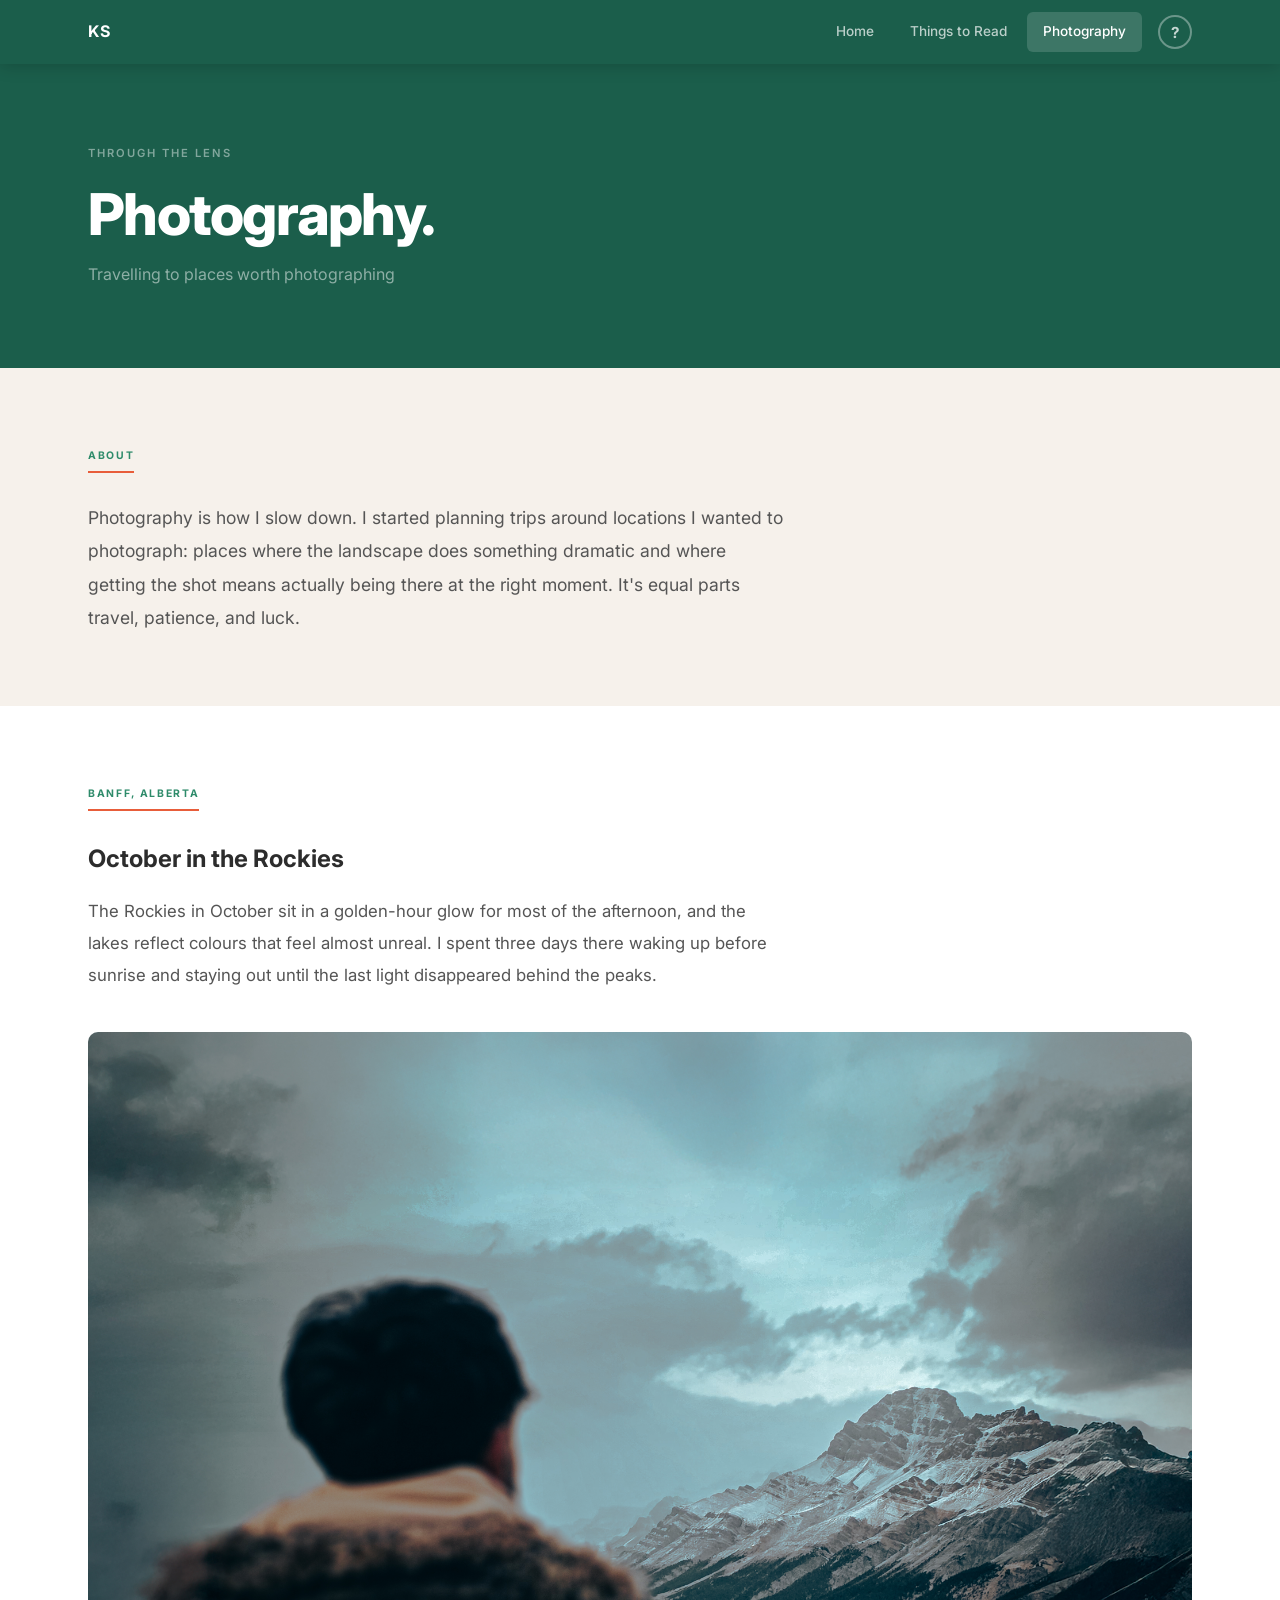
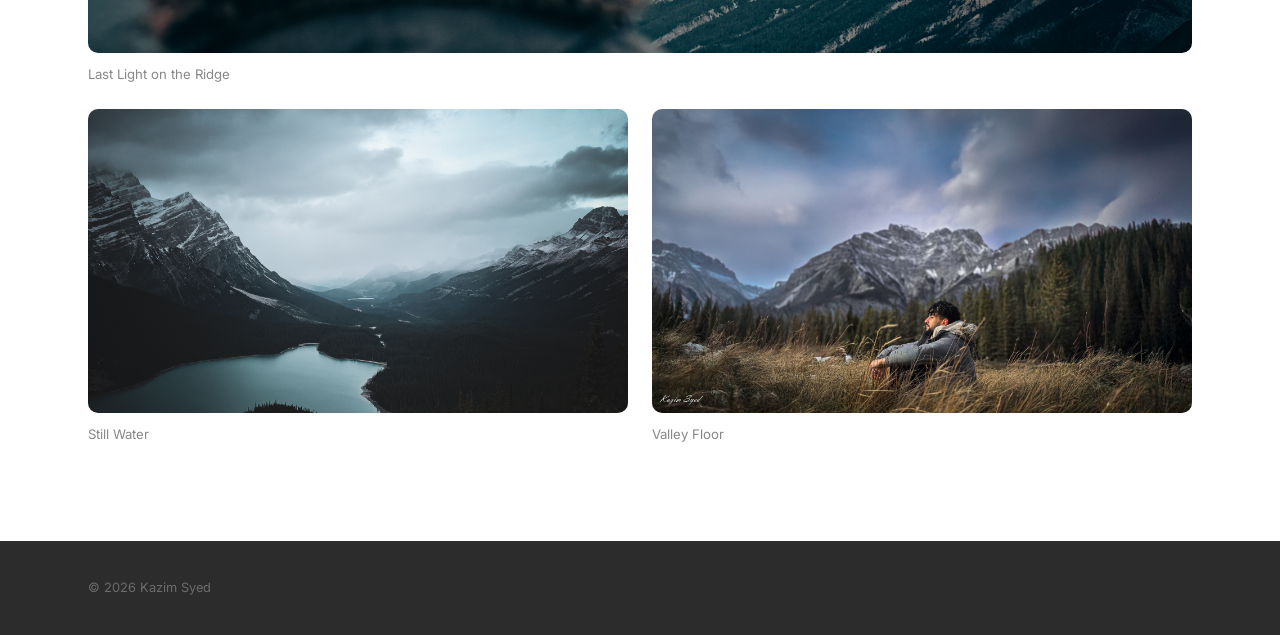
<file: photography.html>
<!DOCTYPE html>
<html lang="en">
<head>
  <meta charset="UTF-8">
  <meta name="viewport" content="width=device-width, initial-scale=1.0">
  <title>Photography - Kazim Syed</title>
  <link rel="stylesheet" href="styles/style.css">
</head>
<body>

  <nav class="nav" aria-label="Site navigation">
    <div class="nav-inner">
      <a class="nav-brand" href="index.html">KS</a>
      <ul class="nav-list" role="menubar">
        <li role="none"><a href="index.html" role="menuitem" tabindex="0" accesskey="h">Home</a></li>
        <li role="none"><a href="reading.html" role="menuitem" tabindex="0" accesskey="r">Things to Read</a></li>
        <li role="none"><a href="photography.html" role="menuitem" tabindex="0" accesskey="p" aria-current="page">Photography</a></li>
      </ul>
      <button class="nav-help" id="help-btn" aria-label="Keyboard shortcuts" aria-haspopup="dialog" aria-expanded="false">?</button>
    </div>
  </nav>

  <div class="modal-overlay" id="help-modal" role="dialog" aria-modal="true" aria-labelledby="modal-title" hidden>
    <div class="modal">
      <div class="modal-header">
        <h2 id="modal-title">Keyboard Access</h2>
        <button class="modal-close" id="modal-close" aria-label="Close">&#x2715;</button>
      </div>
      <p class="modal-intro">This site is fully navigable without a mouse. Here's how:</p>
      <table class="kb-table" aria-label="Keyboard shortcuts">
        <thead>
          <tr>
            <th scope="col">Key(s)</th>
            <th scope="col">Action</th>
          </tr>
        </thead>
        <tbody>
          <tr><td><kbd>Tab</kbd></td><td>Move forward through links and navigation items</td></tr>
          <tr><td><kbd>Shift</kbd> + <kbd>Tab</kbd></td><td>Move backward through links and navigation items</td></tr>
          <tr><td><kbd>Enter</kbd></td><td>Activate the focused link or button</td></tr>
          <tr><td><kbd>&#x2190;</kbd> / <kbd>&#x2192;</kbd> in nav</td><td>Move between nav items</td></tr>
          <tr><td><kbd>Alt</kbd> + <kbd>H</kbd></td><td>Jump directly to the Home page</td></tr>
          <tr><td><kbd>Alt</kbd> + <kbd>R</kbd></td><td>Jump directly to Things to Read</td></tr>
          <tr><td><kbd>Alt</kbd> + <kbd>P</kbd></td><td>Jump directly to Photography</td></tr>
          <tr><td><kbd>Esc</kbd></td><td>Close this help panel</td></tr>
        </tbody>
      </table>
      <p class="keyboard-note">
        The keyboard support on this site is especially designed to achieve two usability principles:
        <strong>visibility of system status</strong> and <strong>flexibility and efficiency of use</strong>.
        A focus ring is always shown on the active element so you always know exactly where you are,
        satisfying visibility of system status. Arrow-key navigation and access-key shortcuts let
        experienced keyboard users move faster, while beginners only need Tab and Enter, satisfying
        flexibility and efficiency of use.
      </p>
    </div>
  </div>

  <!-- FIRST attention: large heading, white on viridian, high contrast -->
  <header class="reading-hero">
    <div class="container">
      <span class="eyebrow">Through the Lens</span>
      <h1>Photography.</h1>
      <p class="tagline">Travelling to places worth photographing</p>
    </div>
  </header>

  <main>

    <section class="section-bio">
      <div class="container">
        <span class="section-label">About</span>
        <p>
          Photography is how I slow down. I started planning trips around locations I wanted to
          photograph: places where the landscape does something dramatic and where getting the shot
          means actually being there at the right moment. It's equal parts travel, patience, and luck.
        </p>
      </div>
    </section>

    <section class="section-photos">
      <div class="container">

        <span class="section-label">Banff, Alberta</span>
        <h2 class="photo-heading">October in the Rockies</h2>
        <p class="photo-body">
          The Rockies in October sit in a golden-hour glow for most of the afternoon, and the lakes
          reflect colours that feel almost unreal. I spent three days there waking up before sunrise
          and staying out until the last light disappeared behind the peaks.
        </p>

        <!-- SECOND attention: large image placed before the pair, draws eye first -->
        <figure class="photo-figure">
          <img src="images/banff-1.jpg" alt="Golden evening light over a mountain ridge in Banff National Park">
          <figcaption>Last Light on the Ridge</figcaption>
        </figure>

        <!-- THIRD attention: two equal-sized images (gestalt similarity = equal weight) -->
        <!-- Proximity: each caption is directly under its image -->
        <div class="photo-pair">
          <figure class="photo-figure">
            <img src="images/banff-2.jpg" alt="A still mountain lake reflecting the surrounding peaks in Banff">
            <figcaption>Still Water</figcaption>
          </figure>
          <figure class="photo-figure">
            <img src="images/banff-3.jpg" alt="Rocky mountain valley bathed in afternoon sunlight in Banff">
            <figcaption>Valley Floor</figcaption>
          </figure>
        </div>

      </div>
    </section>

  </main>

  <footer>
    <div class="container">
      <p>&copy; 2026 Kazim Syed</p>
    </div>
  </footer>

  <script src="scripts/main.js"></script>
</body>
</html>
</file>
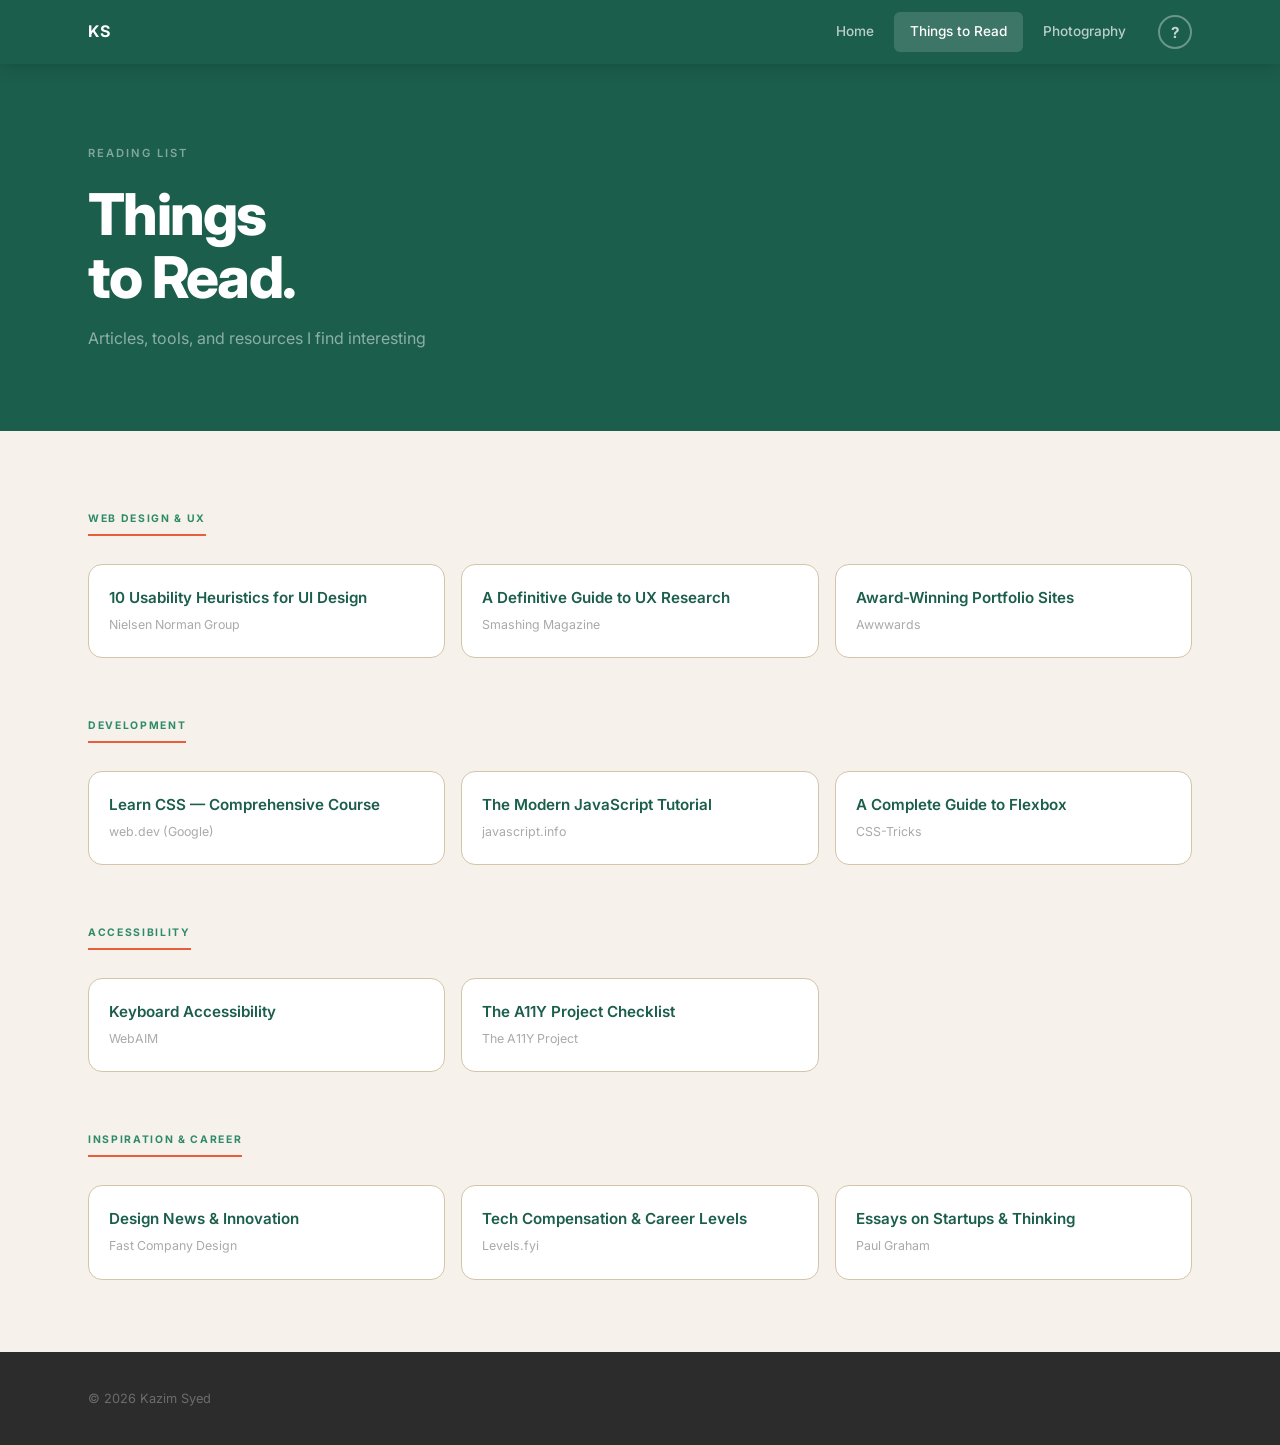
<file: reading.html>
<!DOCTYPE html>
<html lang="en">
<head>
  <meta charset="UTF-8">
  <meta name="viewport" content="width=device-width, initial-scale=1.0">
  <title>Things to Read — Kazim Syed</title>
  <link rel="stylesheet" href="styles/style.css">
</head>
<body>

  <nav class="nav" aria-label="Site navigation">
    <div class="nav-inner">
      <a class="nav-brand" href="index.html">KS</a>
      <ul class="nav-list" role="menubar">
        <li role="none"><a href="index.html" role="menuitem" tabindex="0" accesskey="h">Home</a></li>
        <li role="none"><a href="reading.html" role="menuitem" tabindex="0" accesskey="r" aria-current="page">Things to Read</a></li>
        <li role="none"><a href="photography.html" role="menuitem" tabindex="0" accesskey="p">Photography</a></li>
      </ul>
      <button class="nav-help" id="help-btn" aria-label="Keyboard shortcuts" aria-haspopup="dialog" aria-expanded="false">?</button>
    </div>
  </nav>

  <div class="modal-overlay" id="help-modal" role="dialog" aria-modal="true" aria-labelledby="modal-title" hidden>
    <div class="modal">
      <div class="modal-header">
        <h2 id="modal-title">Keyboard Access</h2>
        <button class="modal-close" id="modal-close" aria-label="Close">✕</button>
      </div>
      <p class="modal-intro">This site is fully navigable without a mouse. Here's how:</p>
      <table class="kb-table" aria-label="Keyboard shortcuts">
        <thead>
          <tr>
            <th scope="col">Key(s)</th>
            <th scope="col">Action</th>
          </tr>
        </thead>
        <tbody>
          <tr><td><kbd>Tab</kbd></td><td>Move forward through links and navigation items</td></tr>
          <tr><td><kbd>Shift</kbd> + <kbd>Tab</kbd></td><td>Move backward through links and navigation items</td></tr>
          <tr><td><kbd>Enter</kbd></td><td>Activate the focused link or button</td></tr>
          <tr><td><kbd>←</kbd> / <kbd>→</kbd> in nav</td><td>Move between Home and Things to Read nav items</td></tr>
          <tr><td><kbd>↑</kbd> / <kbd>↓</kbd> on this page</td><td>Move up and down through the reading list links</td></tr>
          <tr><td><kbd>Alt</kbd> + <kbd>H</kbd></td><td>Jump directly to the Home page</td></tr>
          <tr><td><kbd>Alt</kbd> + <kbd>R</kbd></td><td>Jump directly to Things to Read</td></tr>
          <tr><td><kbd>Alt</kbd> + <kbd>P</kbd></td><td>Jump directly to Photography</td></tr>
          <tr><td><kbd>Esc</kbd></td><td>Close this help panel</td></tr>
        </tbody>
      </table>
      <p class="keyboard-note">
        The keyboard support on this site is especially designed to achieve two usability principles:
        <strong>visibility of system status</strong> and <strong>flexibility and efficiency of use</strong>.
        A focus ring is always shown on the active element so you always know exactly where you are,
        satisfying visibility of system status. Arrow-key navigation and access-key shortcuts let
        experienced keyboard users move faster, while beginners only need Tab and Enter, satisfying
        flexibility and efficiency of use.
      </p>
    </div>
  </div>

  <header class="reading-hero">
    <div class="container">
      <span class="eyebrow">Reading List</span>
      <h1>Things<br>to Read.</h1>
      <p class="tagline">Articles, tools, and resources I find interesting</p>
    </div>
  </header>

  <main>
    <section class="section-links">
      <div class="container">

        <div class="reading-category">
          <span class="section-label">Web Design &amp; UX</span>
          <ul class="reading-grid" id="reading-list">
            <li>
              <a href="https://www.nngroup.com/articles/ten-usability-heuristics/" target="_blank" rel="noopener">
                <span class="link-title">10 Usability Heuristics for UI Design</span>
                <span class="link-source">Nielsen Norman Group</span>
              </a>
            </li>
            <li>
              <a href="https://www.smashingmagazine.com/2022/03/definitive-guide-ux-research/" target="_blank" rel="noopener">
                <span class="link-title">A Definitive Guide to UX Research</span>
                <span class="link-source">Smashing Magazine</span>
              </a>
            </li>
            <li>
              <a href="https://www.awwwards.com/websites/portfolio/" target="_blank" rel="noopener">
                <span class="link-title">Award-Winning Portfolio Sites</span>
                <span class="link-source">Awwwards</span>
              </a>
            </li>
          </ul>
        </div>

        <div class="reading-category">
          <span class="section-label">Development</span>
          <ul class="reading-grid">
            <li>
              <a href="https://web.dev/learn/css/" target="_blank" rel="noopener">
                <span class="link-title">Learn CSS — Comprehensive Course</span>
                <span class="link-source">web.dev (Google)</span>
              </a>
            </li>
            <li>
              <a href="https://javascript.info/" target="_blank" rel="noopener">
                <span class="link-title">The Modern JavaScript Tutorial</span>
                <span class="link-source">javascript.info</span>
              </a>
            </li>
            <li>
              <a href="https://css-tricks.com/snippets/css/a-guide-to-flexbox/" target="_blank" rel="noopener">
                <span class="link-title">A Complete Guide to Flexbox</span>
                <span class="link-source">CSS-Tricks</span>
              </a>
            </li>
          </ul>
        </div>

        <div class="reading-category">
          <span class="section-label">Accessibility</span>
          <ul class="reading-grid">
            <li>
              <a href="https://webaim.org/techniques/keyboard/" target="_blank" rel="noopener">
                <span class="link-title">Keyboard Accessibility</span>
                <span class="link-source">WebAIM</span>
              </a>
            </li>
            <li>
              <a href="https://www.a11yproject.com/checklist/" target="_blank" rel="noopener">
                <span class="link-title">The A11Y Project Checklist</span>
                <span class="link-source">The A11Y Project</span>
              </a>
            </li>
          </ul>
        </div>

        <div class="reading-category">
          <span class="section-label">Inspiration &amp; Career</span>
          <ul class="reading-grid">
            <li>
              <a href="https://www.fastcompany.com/design" target="_blank" rel="noopener">
                <span class="link-title">Design News &amp; Innovation</span>
                <span class="link-source">Fast Company Design</span>
              </a>
            </li>
            <li>
              <a href="https://www.levels.fyi/" target="_blank" rel="noopener">
                <span class="link-title">Tech Compensation &amp; Career Levels</span>
                <span class="link-source">Levels.fyi</span>
              </a>
            </li>
            <li>
              <a href="https://paulgraham.com/articles.html" target="_blank" rel="noopener">
                <span class="link-title">Essays on Startups &amp; Thinking</span>
                <span class="link-source">Paul Graham</span>
              </a>
            </li>
          </ul>
        </div>

      </div>
    </section>
  </main>

  <footer>
    <div class="container">
      <p>&copy; 2026 Kazim Syed</p>
    </div>
  </footer>

  <script src="scripts/main.js"></script>
</body>
</html>
</file>
<file: styles/style.css>
@import url('https://fonts.googleapis.com/css2?family=Inter:wght@300;400;500;600;700;800&display=swap');

*, *::before, *::after {
  box-sizing: border-box;
  margin: 0;
  padding: 0;
}

:root {
  --linen:      #F6F1EB;
  --viridian:   #1B5E4B;
  --emerald:    #2E8B6A;
  --sand:       #D4C4A8;
  --soft-black: #2C2C2C;
  --coral:      #E85D3A;
}

body {
  font-family: 'Inter', -apple-system, sans-serif;
  background: var(--linen);
  color: var(--soft-black);
  line-height: 1.7;
  -webkit-font-smoothing: antialiased;
}

.container {
  max-width: 1200px;
  margin: 0 auto;
  padding: 0 48px;
}

/* ── NAV ── */
.nav {
  background: var(--viridian);
  position: sticky;
  top: 0;
  z-index: 100;
  box-shadow: 0 2px 16px rgba(0, 0, 0, 0.18);
}

.nav-inner {
  max-width: 1200px;
  margin: 0 auto;
  padding: 0 48px;
  height: 64px;
  display: flex;
  align-items: center;
}

.nav-brand {
  font-size: 1rem;
  font-weight: 700;
  letter-spacing: 0.06em;
  color: #fff;
  text-decoration: none;
  margin-right: auto;
}

.nav-list {
  display: flex;
  gap: 4px;
  list-style: none;
  margin-right: 16px;
}

.nav-list li {
  padding: 0;
  border: none;
}

.nav-list a {
  display: block;
  font-size: 0.85rem;
  font-weight: 500;
  color: rgba(255, 255, 255, 0.7);
  text-decoration: none;
  padding: 8px 16px;
  border-radius: 6px;
  transition: background 0.15s, color 0.15s;
}

.nav-list a:hover {
  background: rgba(255, 255, 255, 0.12);
  color: #fff;
}

.nav-list a[aria-current="page"] {
  background: rgba(255, 255, 255, 0.15);
  color: #fff;
}

.nav-list a:focus-visible {
  outline: 2px solid var(--coral);
  outline-offset: 2px;
}

.nav-help {
  width: 34px;
  height: 34px;
  border-radius: 50%;
  border: 2px solid rgba(255, 255, 255, 0.35);
  background: transparent;
  color: rgba(255, 255, 255, 0.75);
  font-size: 0.95rem;
  font-weight: 700;
  font-family: inherit;
  cursor: pointer;
  display: flex;
  align-items: center;
  justify-content: center;
  transition: background 0.15s, border-color 0.15s, color 0.15s;
  flex-shrink: 0;
}

.nav-help:hover {
  background: rgba(255, 255, 255, 0.15);
  border-color: #fff;
  color: #fff;
}

.nav-help:focus-visible {
  outline: 2px solid var(--coral);
  outline-offset: 3px;
}

/* ── HERO (index) ── */
.hero {
  background: var(--viridian);
  overflow: hidden;
  padding-top: 80px;
}

.hero-inner {
  max-width: 1200px;
  margin: 0 auto;
  padding: 0 48px;
  display: grid;
  grid-template-columns: 1fr 400px;
  gap: 64px;
  align-items: flex-end;
}

.hero-text {
  padding-bottom: 72px;
}

.eyebrow {
  font-size: 0.7rem;
  font-weight: 600;
  letter-spacing: 0.18em;
  text-transform: uppercase;
  color: rgba(255, 255, 255, 0.45);
  margin-bottom: 20px;
  display: block;
}

.hero h1 {
  font-size: clamp(3rem, 5.5vw, 5.5rem);
  font-weight: 800;
  letter-spacing: -0.03em;
  line-height: 1.05;
  color: #fff;
  margin-bottom: 20px;
}

.tagline {
  font-size: 1rem;
  color: rgba(255, 255, 255, 0.55);
  line-height: 1.6;
}

.hero-image {
  align-self: flex-end;
}

.hero-image img {
  display: block;
  width: 100%;
  height: 460px;
  object-fit: cover;
  object-position: center top;
  border-radius: 16px 16px 0 0;
  box-shadow: 0 -12px 64px rgba(0, 0, 0, 0.35);
}

/* ── READING HERO ── */
.reading-hero {
  background: var(--viridian);
  padding: 80px 0;
}

.reading-hero h1 {
  font-size: clamp(2.5rem, 4.5vw, 4.5rem);
  font-weight: 800;
  letter-spacing: -0.03em;
  line-height: 1.1;
  color: #fff;
  margin-bottom: 16px;
}

.reading-hero .tagline {
  font-size: 1rem;
  color: rgba(255, 255, 255, 0.5);
}

/* ── SECTION BASE ── */
section {
  padding: 72px 0;
}

.section-label {
  display: inline-block;
  font-size: 0.65rem;
  font-weight: 700;
  letter-spacing: 0.16em;
  text-transform: uppercase;
  color: var(--emerald);
  margin-bottom: 28px;
  padding-bottom: 6px;
  border-bottom: 2px solid var(--coral);
}

/* ── BIO ── */
.section-bio {
  background: var(--linen);
}

.section-bio p {
  font-size: 1.1rem;
  color: #555;
  line-height: 1.9;
  max-width: 700px;
}

/* ── INTERESTS GRID ── */
.section-list {
  background: #fff;
}

.interest-grid {
  list-style: none;
  display: grid;
  grid-template-columns: repeat(auto-fill, minmax(260px, 1fr));
  gap: 18px;
}

.interest-grid li {
  background: var(--linen);
  border: 1px solid var(--sand);
  border-radius: 14px;
  padding: 28px 24px;
  display: flex;
  flex-direction: column;
  gap: 8px;
  transition: box-shadow 0.2s, transform 0.2s;
}

.interest-grid li:hover {
  box-shadow: 0 12px 40px rgba(27, 94, 75, 0.1);
  transform: translateY(-3px);
}

.interest-grid li strong {
  font-size: 1rem;
  font-weight: 600;
  color: var(--viridian);
}

.interest-grid li span {
  font-size: 0.875rem;
  color: #777;
  line-height: 1.6;
}

/* ── GOALS ── */
.section-goals {
  background: var(--viridian);
}

.section-goals .section-label {
  color: rgba(255, 255, 255, 0.4);
  border-bottom-color: var(--coral);
}

.goals-list {
  list-style: none;
  counter-reset: goals;
  max-width: 680px;
}

.goals-list li {
  counter-increment: goals;
  display: flex;
  gap: 24px;
  align-items: flex-start;
  padding: 22px 0;
  border-bottom: 1px solid rgba(255, 255, 255, 0.08);
  color: rgba(255, 255, 255, 0.8);
  font-size: 1.05rem;
}

.goals-list li:last-child {
  border-bottom: none;
}

.goals-list li::before {
  content: counter(goals, decimal-leading-zero);
  font-size: 0.75rem;
  font-weight: 700;
  color: var(--coral);
  min-width: 24px;
  padding-top: 4px;
  flex-shrink: 0;
}

/* ── READING LIST ── */
.section-links {
  background: var(--linen);
}

.reading-category {
  margin-bottom: 52px;
}

.reading-category:last-child {
  margin-bottom: 0;
}

.reading-grid {
  list-style: none;
  display: grid;
  grid-template-columns: repeat(auto-fill, minmax(300px, 1fr));
  gap: 16px;
}

.reading-grid li {
  padding: 0;
  border: none;
}

.reading-grid li a {
  display: flex;
  flex-direction: column;
  gap: 6px;
  padding: 22px 20px;
  background: #fff;
  border: 1px solid var(--sand);
  border-radius: 14px;
  text-decoration: none;
  transition: box-shadow 0.2s, transform 0.2s, border-color 0.2s;
  height: 100%;
}

.reading-grid li a:hover {
  box-shadow: 0 10px 40px rgba(27, 94, 75, 0.1);
  transform: translateY(-3px);
  border-color: var(--emerald);
}

.reading-grid li a:focus-visible {
  outline: 2px solid var(--coral);
  outline-offset: 3px;
}

.reading-grid li a.kb-focus {
  outline: 2px solid var(--coral);
  outline-offset: 3px;
  transform: translateY(-3px);
}

.link-title {
  font-size: 0.95rem;
  font-weight: 600;
  color: var(--viridian);
  line-height: 1.4;
}

.link-source {
  font-size: 0.775rem;
  color: #aaa;
  font-weight: 400;
}

/* ── PHOTOGRAPHY ── */
.section-photos {
  background: #fff;
}

.photo-heading {
  font-size: 1.5rem;
  font-weight: 700;
  color: var(--soft-black);
  margin-bottom: 16px;
}

.photo-body {
  font-size: 1.05rem;
  color: #555;
  line-height: 1.9;
  max-width: 700px;
  margin-bottom: 40px;
}

.photo-figure {
  margin: 0 0 24px;
}

.photo-figure img {
  display: block;
  width: 100%;
  border-radius: 10px;
  object-fit: cover;
}

.photo-figure figcaption {
  margin-top: 10px;
  font-size: 0.825rem;
  color: #888;
}

.photo-pair {
  display: grid;
  grid-template-columns: 1fr 1fr;
  gap: 24px;
}

/* ── FOOTER ── */
footer {
  background: var(--soft-black);
  padding: 36px 0;
}

footer p {
  font-size: 0.8rem;
  color: rgba(255, 255, 255, 0.3);
}

/* ── MODAL ── */
.modal-overlay {
  position: fixed;
  inset: 0;
  background: rgba(0, 0, 0, 0.5);
  backdrop-filter: blur(6px);
  z-index: 200;
  display: flex;
  align-items: center;
  justify-content: center;
  padding: 24px;
}

.modal-overlay[hidden] {
  display: none;
}

.modal {
  background: #fff;
  border-radius: 20px;
  padding: 40px;
  max-width: 580px;
  width: 100%;
  max-height: 88vh;
  overflow-y: auto;
  box-shadow: 0 32px 80px rgba(0, 0, 0, 0.22);
}

.modal-header {
  display: flex;
  align-items: center;
  justify-content: space-between;
  margin-bottom: 8px;
}

.modal-header h2 {
  font-size: 1.25rem;
  font-weight: 700;
  color: var(--viridian);
}

.modal-close {
  width: 34px;
  height: 34px;
  border-radius: 50%;
  border: none;
  background: var(--linen);
  color: var(--soft-black);
  font-size: 0.9rem;
  font-family: inherit;
  cursor: pointer;
  display: flex;
  align-items: center;
  justify-content: center;
  transition: background 0.15s;
  flex-shrink: 0;
}

.modal-close:hover {
  background: var(--sand);
}

.modal-close:focus-visible {
  outline: 2px solid var(--coral);
  outline-offset: 2px;
}

.modal-intro {
  font-size: 0.875rem;
  color: #888;
  margin-bottom: 24px;
}

/* ── KEYBOARD TABLE ── */
.kb-table {
  width: 100%;
  border-collapse: collapse;
  font-size: 0.85rem;
  margin-bottom: 24px;
}

.kb-table th {
  text-align: left;
  font-size: 0.63rem;
  font-weight: 700;
  letter-spacing: 0.13em;
  text-transform: uppercase;
  color: #aaa;
  padding: 0 16px 10px 0;
  border-bottom: 1px solid var(--sand);
}

.kb-table td {
  padding: 10px 16px 10px 0;
  border-bottom: 1px solid #f0ece6;
  color: var(--soft-black);
  vertical-align: middle;
}

.kb-table tr:last-child td {
  border-bottom: none;
}

.kb-table td:first-child {
  white-space: nowrap;
  color: #666;
}

kbd {
  display: inline-block;
  padding: 2px 7px;
  border: 1px solid var(--sand);
  border-radius: 5px;
  background: var(--linen);
  color: var(--soft-black);
  font-family: inherit;
  font-size: 0.77rem;
  box-shadow: 0 1px 0 var(--sand);
}

.keyboard-note {
  font-size: 0.82rem;
  color: #666;
  line-height: 1.75;
  border-left: 3px solid var(--emerald);
  padding: 14px 16px;
  border-radius: 0 10px 10px 0;
  background: #f4faf7;
}

.keyboard-note strong {
  color: var(--viridian);
}
</file>
